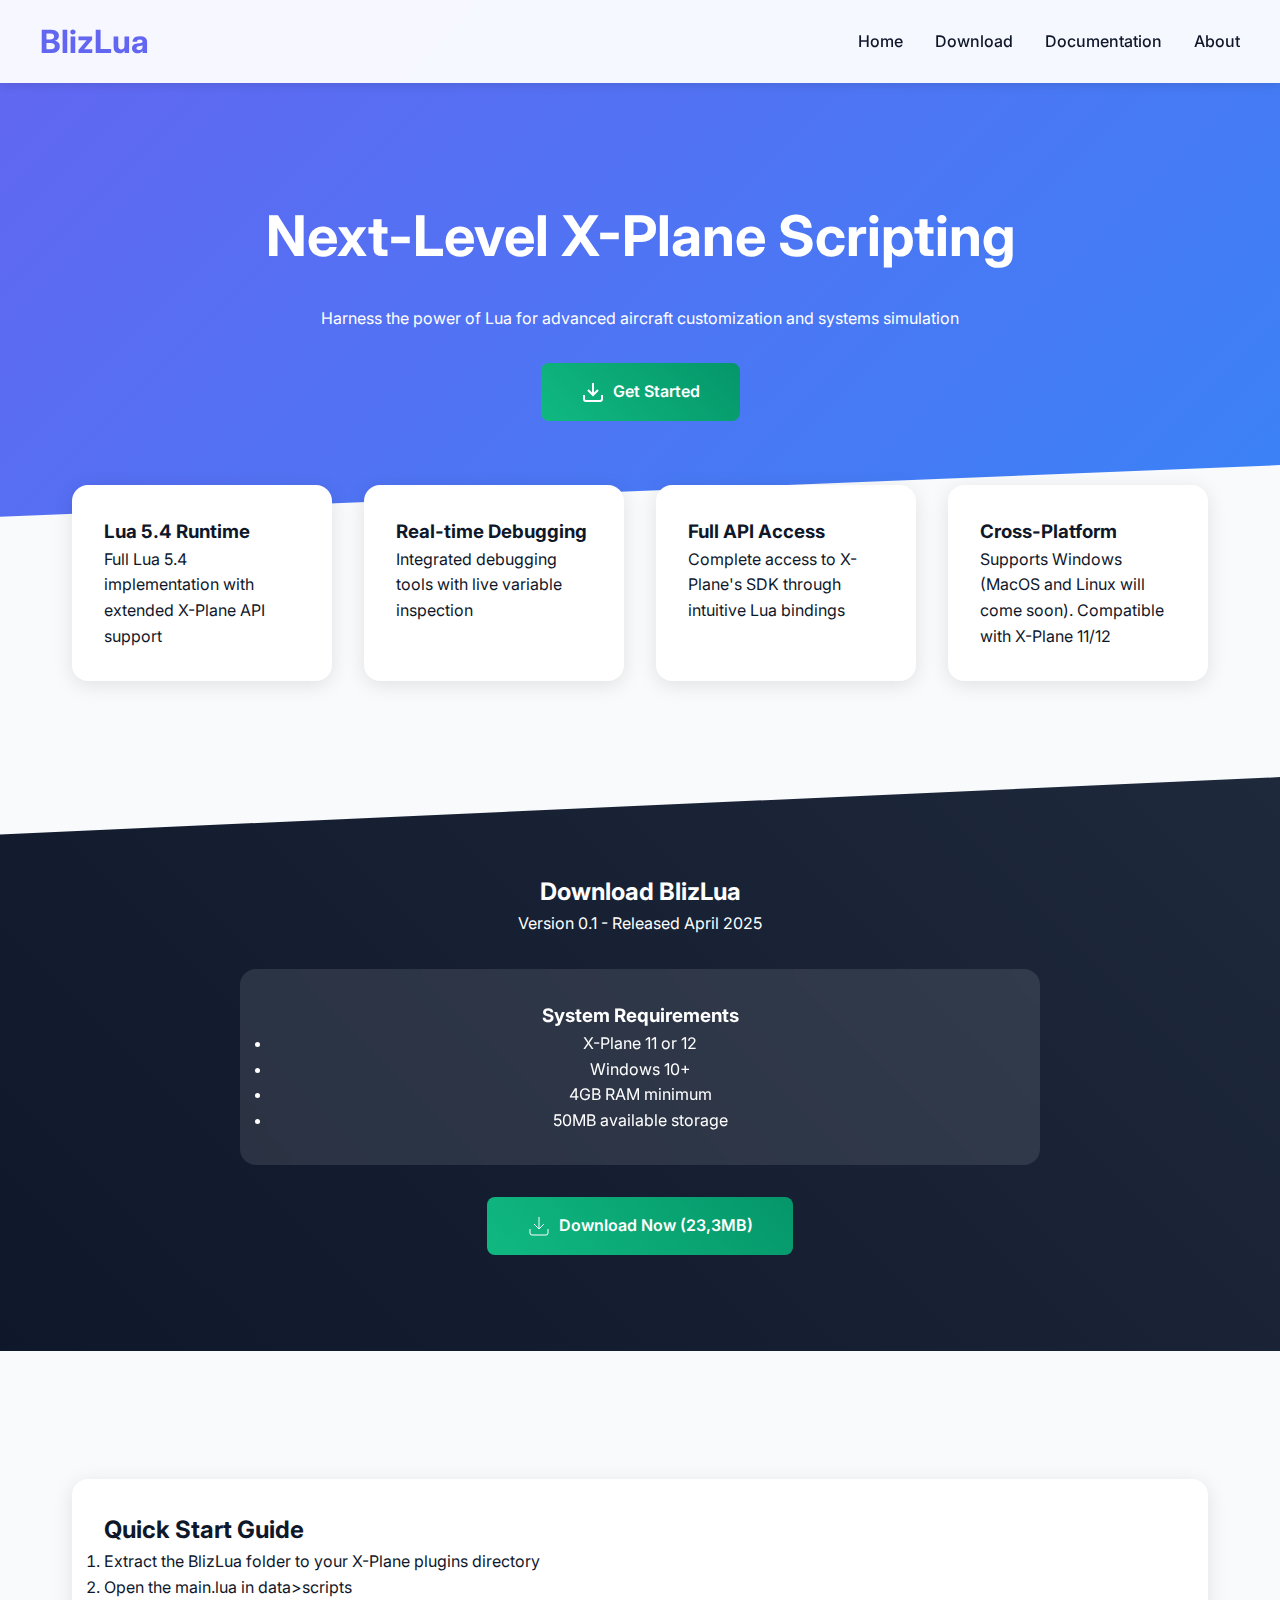
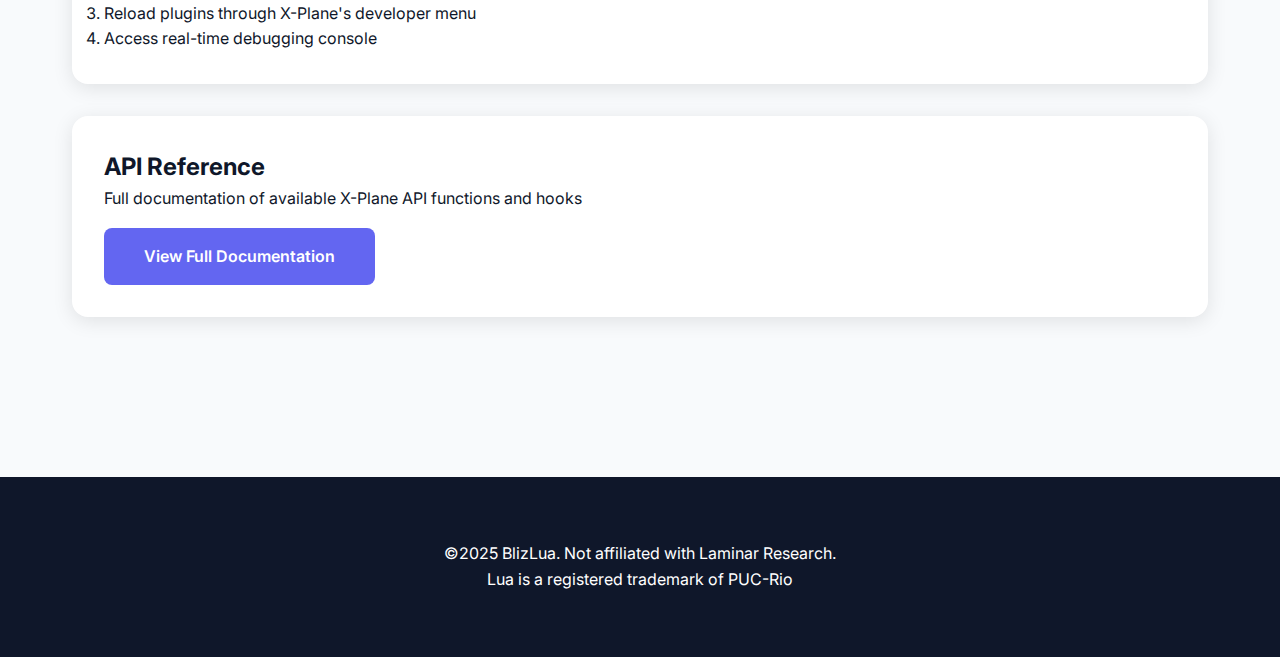
<file: index.html>
<!DOCTYPE html>
<html lang="en">
<head>
    <meta charset="UTF-8">
    <meta name="viewport" content="width=device-width, initial-scale=1.0">
    <title>BlizLua - Advanced X-Plane Scripting</title>
    <style>
        :root {
            --primary: #6366f1;
            --secondary: #3b82f6;
            --accent: #10b981;
            --dark: #0f172a;
            --light: #f8fafc;
        }

        * {
            margin: 0;
            padding: 0;
            box-sizing: border-box;
            font-family: 'Inter', system-ui, sans-serif;
        }

        body {
            background-color: var(--light);
            color: var(--dark);
            line-height: 1.6;
        }

        header {
            background: rgba(255, 255, 255, 0.95);
            backdrop-filter: blur(10px);
            padding: 1rem;
            position: fixed;
            width: 100%;
            top: 0;
            z-index: 1000;
            box-shadow: 0 2px 10px rgba(0,0,0,0.1);
            transition: all 0.3s ease;
        }

        nav {
            max-width: 1200px;
            margin: 0 auto;
            display: flex;
            justify-content: space-between;
            align-items: center;
        }

        .nav-links {
            display: flex;
            gap: 2rem;
        }

        .nav-links a {
            color: var(--dark);
            text-decoration: none;
            font-weight: 500;
            transition: color 0.3s ease;
        }

        .nav-links a:hover {
            color: var(--primary);
        }

        .hero {
            background: linear-gradient(135deg, var(--primary), var(--secondary));
            color: white;
            padding: 12rem 2rem 6rem;
            text-align: center;
            clip-path: polygon(0 0, 100% 0, 100% 90%, 0 100%);
        }

        .hero h1 {
            font-size: 3.5rem;
            margin-bottom: 1.5rem;
            animation: slideUp 1s ease;
        }

        .features {
            max-width: 1200px;
            margin: -4rem auto 4rem;
            padding: 2rem;
            display: grid;
            grid-template-columns: repeat(auto-fit, minmax(250px, 1fr));
            gap: 2rem;
        }

        .feature-card {
            background: white;
            padding: 2rem;
            border-radius: 1rem;
            box-shadow: 0 4px 20px rgba(0,0,0,0.1);
            transition: all 0.3s cubic-bezier(0.4, 0, 0.2, 1);
            opacity: 0;
            transform: translateY(20px);
        }

        .feature-card.visible {
            opacity: 1;
            transform: translateY(0);
        }

        .feature-card:hover {
            transform: translateY(-5px);
            box-shadow: 0 8px 25px rgba(0,0,0,0.15);
        }

        .download-section {
            background: linear-gradient(45deg, var(--dark), #1e293b);
            color: white;
            padding: 6rem 2rem;
            text-align: center;
            clip-path: polygon(0 10%, 100% 0, 100% 100%, 0 100%);
        }

        .download-btn {
            background: linear-gradient(45deg, var(--accent), #059669);
            color: white;
            padding: 1rem 2.5rem;
            border-radius: 0.5rem;
            text-decoration: none;
            display: inline-flex;
            align-items: center;
            gap: 0.5rem;
            font-weight: 600;
            transition: transform 0.3s ease;
        }

        .download-btn:hover {
            transform: scale(1.05);
        }

        .requirements {
            background: rgba(255, 255, 255, 0.1);
            padding: 2rem;
            margin: 2rem auto;
            max-width: 800px;
            border-radius: 1rem;
            backdrop-filter: blur(10px);
        }

        footer {
            background-color: var(--dark);
            color: white;
            text-align: center;
            padding: 4rem 2rem;
            margin-top: 6rem;
        }

        .docs-section {
            max-width: 1200px;
            margin: 4rem auto;
            padding: 2rem;
        }

        .quickstart-guide {
            background: white;
            padding: 2rem;
            border-radius: 1rem;
            box-shadow: 0 4px 20px rgba(0,0,0,0.1);
            margin: 2rem 0;
        }

        @keyframes slideUp {
            from {
                opacity: 0;
                transform: translateY(30px);
            }
            to {
                opacity: 1;
                transform: translateY(0);
            }
        }

        @media (max-width: 768px) {
            .hero {
                padding: 8rem 1rem 4rem;
            }
            
            .hero h1 {
                font-size: 2.5rem;
            }
            
            .features {
                grid-template-columns: 1fr;
            }
        }
    </style>
    <link href="https://fonts.googleapis.com/css2?family=Inter:wght@400;500;600;700&display=swap" rel="stylesheet">
</head>
<body>
    <header>
        <nav>
            <h1 style="color: var(--primary);">BlizLua</h1>
            <div class="nav-links">
                <a href="#home">Home</a>
                <a href="#download">Download</a>
                <a href="#docs">Documentation</a>
                <a href="#about">About</a>
            </div>
        </nav>
    </header>

    <section class="hero" id="home">
        <h1>Next-Level X-Plane Scripting</h1>
        <p>Harness the power of Lua for advanced aircraft customization and systems simulation</p>
        <a href="#download" class="download-btn" style="margin-top: 2rem;">
            <svg width="24" height="24" viewBox="0 0 24 24" fill="none" stroke="currentColor" stroke-width="2">
                <path d="M21 15v4a2 2 0 0 1-2 2H5a2 2 0 0 1-2-2v-4"></path>
                <polyline points="7 10 12 15 17 10"></polyline>
                <line x1="12" y1="15" x2="12" y2="3"></line>
            </svg>
            Get Started
        </a>
    </section>

    <section class="features">
        <div class="feature-card">
            <h3>Lua 5.4 Runtime</h3>
            <p>Full Lua 5.4 implementation with extended X-Plane API support</p>
        </div>
        <div class="feature-card">
            <h3>Real-time Debugging</h3>
            <p>Integrated debugging tools with live variable inspection</p>
        </div>
        <div class="feature-card">
            <h3>Full API Access</h3>
            <p>Complete access to X-Plane's SDK through intuitive Lua bindings</p>
        </div>
        <div class="feature-card">
            <h3>Cross-Platform</h3>
            <p>Supports Windows (MacOS and Linux will come soon). Compatible with X-Plane 11/12</p>
        </div>
    </section>

    <section class="download-section" id="download">
        <h2>Download BlizLua</h2>
        <p>Version 0.1 - Released April 2025</p>
        
        <div class="requirements">
            <h3>System Requirements</h3>
            <ul>
                <li>X-Plane 11 or 12</li>
                <li>Windows 10+</li>
                <li>4GB RAM minimum</li>
                <li>50MB available storage</li>
            </ul>
        </div>

        <a href="/download/blizlua_v12.1.zip" class="download-btn">
            <svg width="24" height="24" viewBox="0 0 24 24" fill="none" stroke="currentColor">
                <path d="M21 15v4a2 2 0 0 1-2 2H5a2 2 0 0 1-2-2v-4"/>
                <path d="M7 10l5 5 5-5M12 15V3"/>
            </svg>
            Download Now (23,3MB)
        </a>
    </section>

    <section class="docs-section" id="docs">
        <div class="quickstart-guide">
            <h2>Quick Start Guide</h2>
            <ol>
                <li>Extract the BlizLua folder to your X-Plane plugins directory</li>
                <li>Open the main.lua in data>scripts</li>
                <li>Reload plugins through X-Plane's developer menu</li>
                <li>Access real-time debugging console</li>
            </ol>
        </div>

        <div class="quickstart-guide" style="margin-top: 2rem;">
            <h2>API Reference</h2>
            <p>Full documentation of available X-Plane API functions and hooks</p>
            <a href="BlizLua/doc.html" class="download-btn" style="background: var(--primary); margin-top: 1rem;">
                View Full Documentation
            </a>
        </div>
    </section>

    <footer>
        <p>©2025 BlizLua. Not affiliated with Laminar Research.</p>
        <p>Lua is a registered trademark of PUC-Rio</p>
    </footer>

    <script>
        // Enhanced smooth scrolling with offset
        document.querySelectorAll('a[href^="#"]').forEach(anchor => {
            anchor.addEventListener('click', function (e) {
                e.preventDefault();
                const target = document.querySelector(this.getAttribute('href'));
                const offset = 80;
                
                window.scrollTo({
                    top: target.offsetTop - offset,
                    behavior: 'smooth'
                });
            });
        });

        // Feature card animation on scroll
        const observer = new IntersectionObserver((entries) => {
            entries.forEach(entry => {
                if (entry.isIntersecting) {
                    entry.target.classList.add('visible');
                }
            });
        }, { threshold: 0.1 });

        document.querySelectorAll('.feature-card').forEach(card => {
            observer.observe(card);
        });

        // Header scroll effect
        window.addEventListener('scroll', () => {
            const header = document.querySelector('header');
            if (window.scrollY > 100) {
                header.style.background = 'rgba(255, 255, 255, 0.98)';
                header.style.boxShadow = '0 4px 20px rgba(0,0,0,0.1)';
            } else {
                header.style.background = 'rgba(255, 255, 255, 0.95)';
                header.style.boxShadow = '0 2px 10px rgba(0,0,0,0.1)';
            }
        });
    </script>
</body>
</html>
</file>
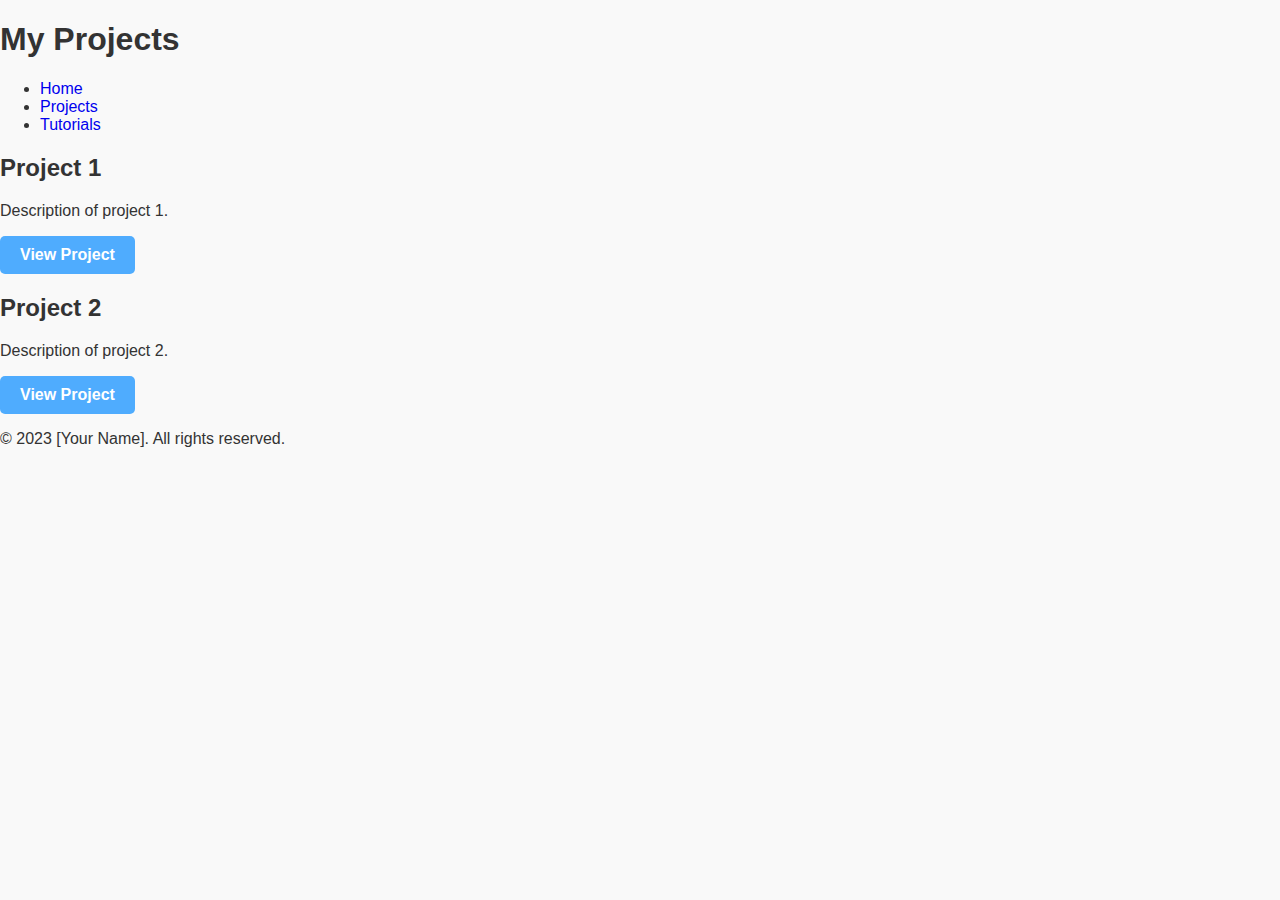
<file: projects.html>
<!DOCTYPE html>
<html lang="en">
<head>
    <meta charset="UTF-8">
    <meta name="viewport" content="width=device-width, initial-scale=1.0">
    <title>My Projects</title>
    <link rel="stylesheet" href="styles.css">
</head>
<body>
    <header>
        <h1>My Projects</h1>
        <nav>
            <ul>
                <li><a href="index.html">Home</a></li>
                <li><a href="projects.html">Projects</a></li>
                <li><a href="tutorials.html">Tutorials</a></li>
            </ul>
        </nav>
    </header>
    <main>
        <section>
            <h2>Project 1</h2>
            <p>Description of project 1.</p>
            <a href="#" class="button">View Project</a>
        </section>
        <section>
            <h2>Project 2</h2>
            <p>Description of project 2.</p>
            <a href="#" class="button">View Project</a>
        </section>
        <!-- Add more projects as needed -->
    </main>
    <footer>
        <p>&copy; 2023 [Your Name]. All rights reserved.</p>
    </footer>
    <script src="script.js"></script>
</body>
</html>
</file>
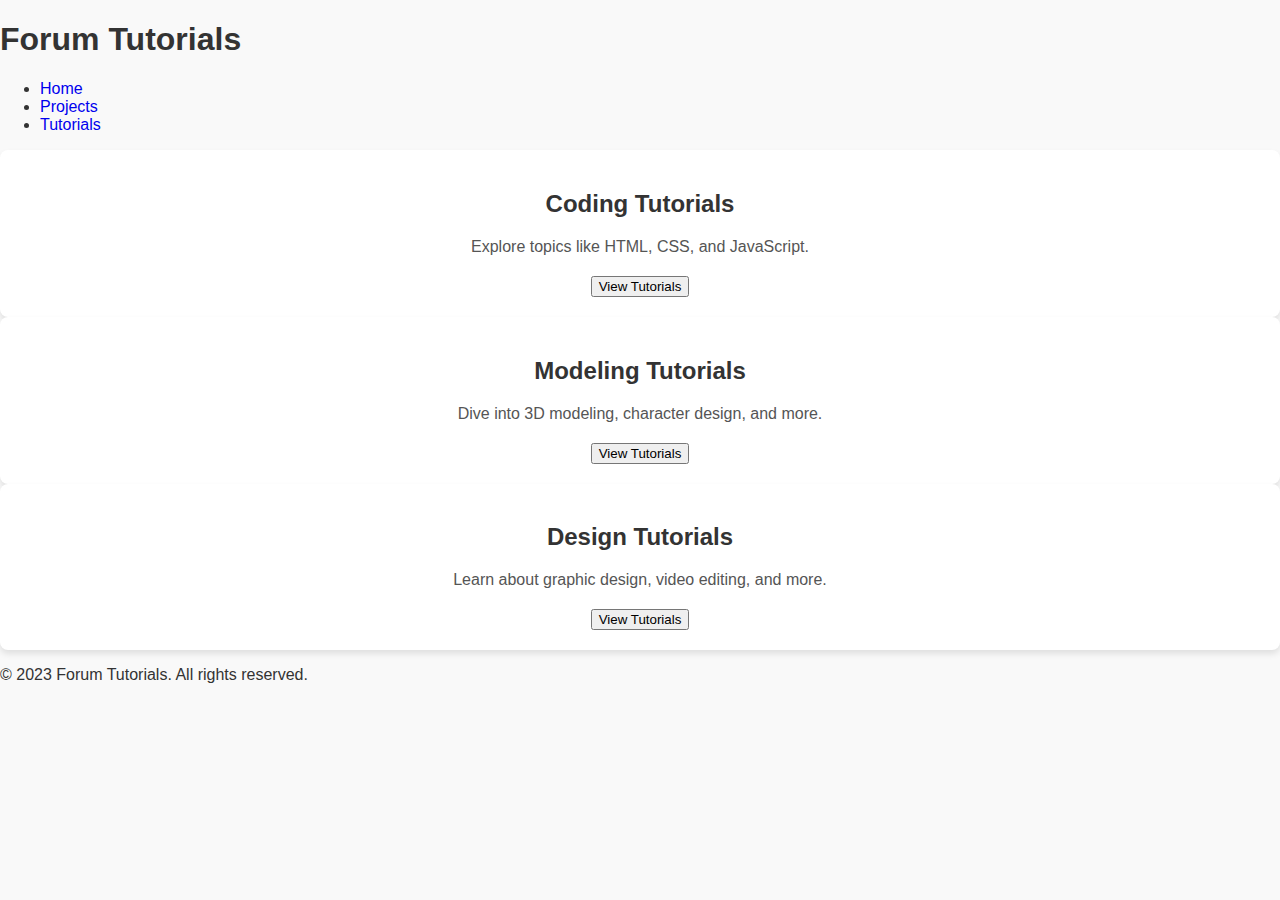
<file: tutorials.html>
<!DOCTYPE html>
<html lang="en">
<head>
    <meta charset="UTF-8">
    <meta name="viewport" content="width=device-width, initial-scale=1.0">
    <title>Forum Tutorials</title>
    <link rel="stylesheet" href="styles.css">
</head>
<body>
    <header>
        <h1>Forum Tutorials</h1>
        <nav>
            <ul>
                <li><a href="index.html">Home</a></li>
                <li><a href="projects.html">Projects</a></li>
                <li><a href="tutorials.html">Tutorials</a></li>
            </ul>
        </nav>
    </header>
    <main>
        <!-- Step 1: Categories -->
        <section id="categories">
            <div class="forum-category">
                <h2>Coding Tutorials</h2>
                <p>Explore topics like HTML, CSS, and JavaScript.</p>
                <button class="category-button" onclick="showTutorials('coding')">View Tutorials</button>
            </div>
            <div class="forum-category">
                <h2>Modeling Tutorials</h2>
                <p>Dive into 3D modeling, character design, and more.</p>
                <button class="category-button" onclick="showTutorials('modeling')">View Tutorials</button>
            </div>
            <div class="forum-category">
                <h2>Design Tutorials</h2>
                <p>Learn about graphic design, video editing, and more.</p>
                <button class="category-button" onclick="showTutorials('design')">View Tutorials</button>
            </div>
        </section>

        <!-- Step 2: Tutorials -->
        <section id="tutorials" class="hidden">
            <div class="forum-category">
                <h2 id="tutorial-category-title"></h2>
                <button class="category-button" onclick="goBack()">Back to Categories</button>
                <div id="tutorial-list"></div>
            </div>
        </section>
    </main>
    <footer>
        <p>&copy; 2023 Forum Tutorials. All rights reserved.</p>
    </footer>
    <script src="script.js"></script>
</body>
</html>
</file>
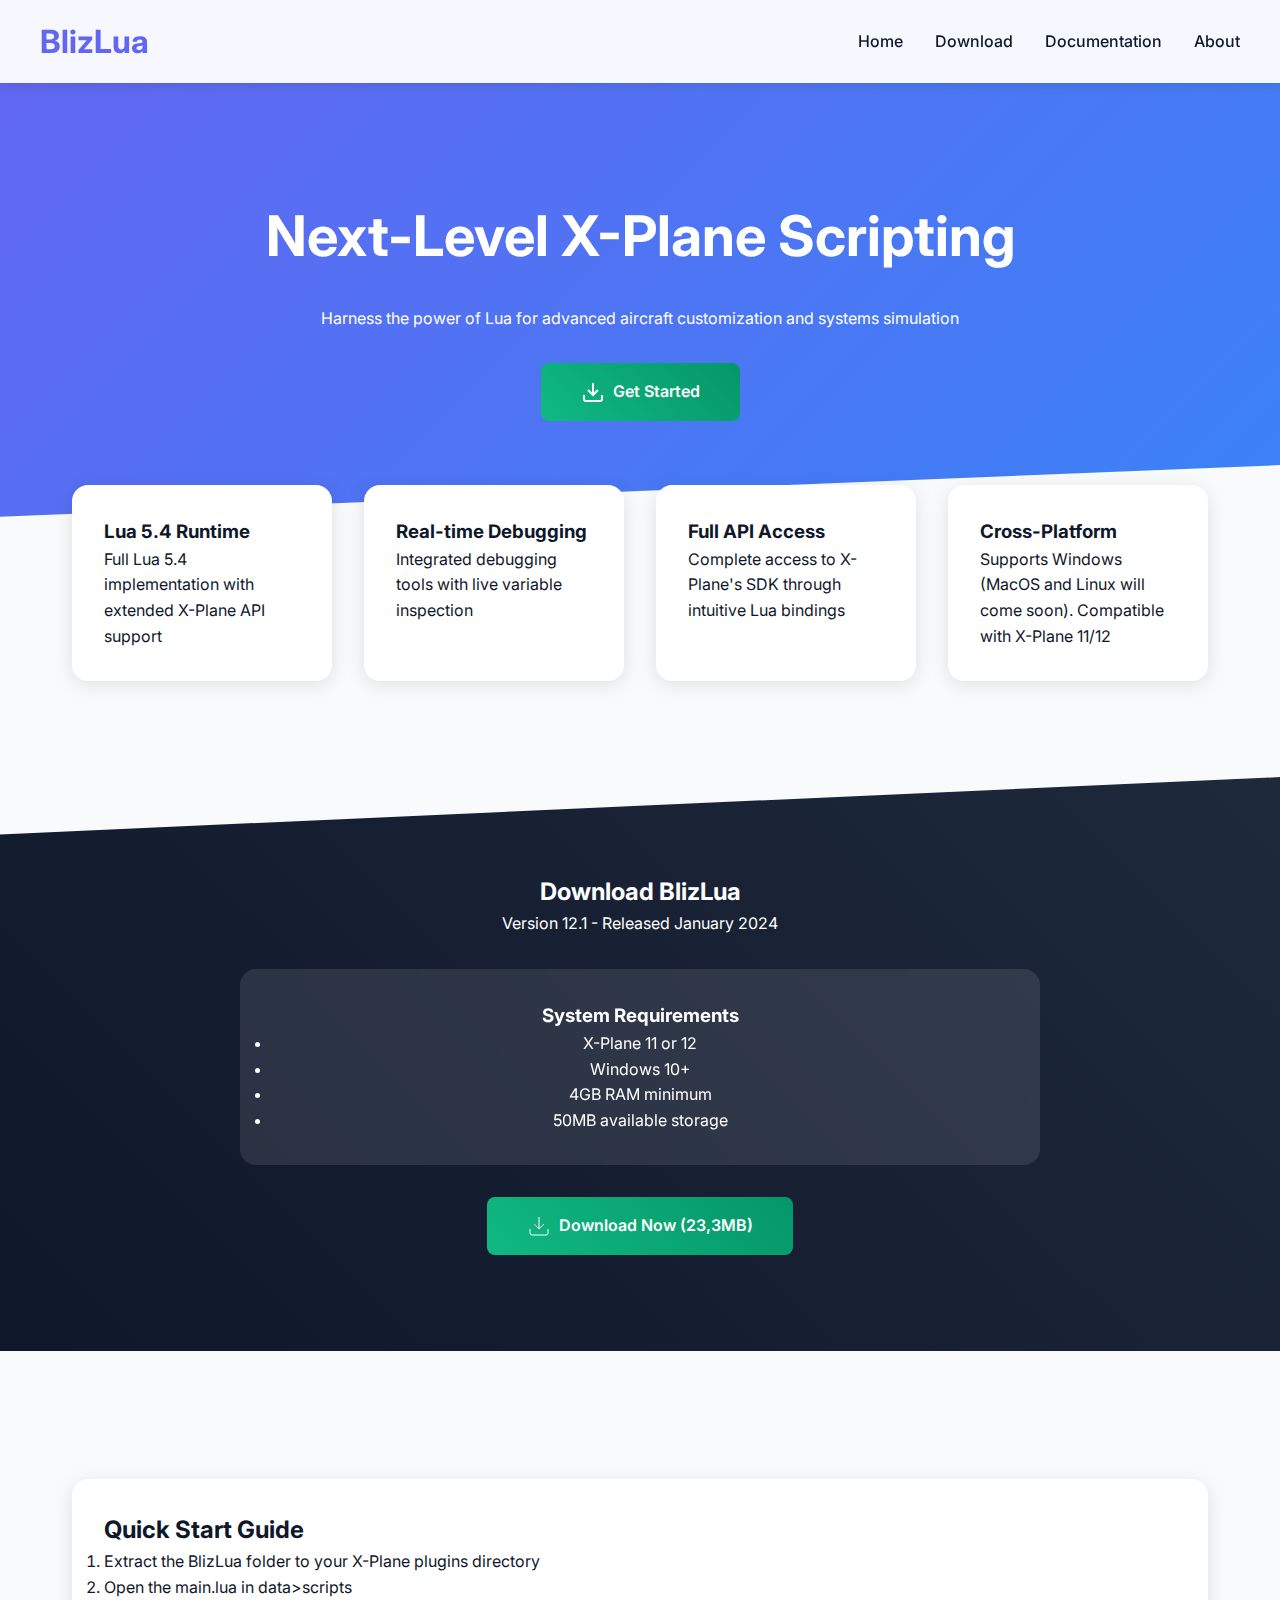
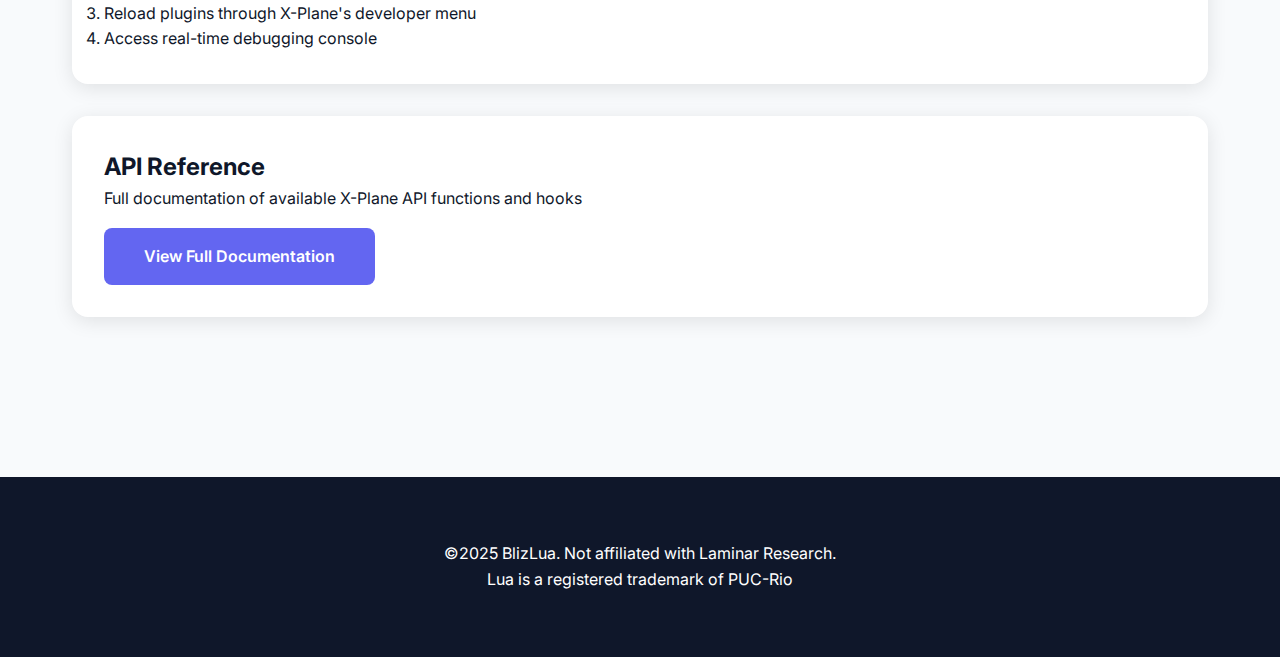
<file: BlizLua/main.html>
<!DOCTYPE html>
<html lang="en">
<head>
    <meta charset="UTF-8">
    <meta name="viewport" content="width=device-width, initial-scale=1.0">
    <title>BlizLua - Advanced X-Plane Scripting</title>
    <style>
        :root {
            --primary: #6366f1;
            --secondary: #3b82f6;
            --accent: #10b981;
            --dark: #0f172a;
            --light: #f8fafc;
        }

        * {
            margin: 0;
            padding: 0;
            box-sizing: border-box;
            font-family: 'Inter', system-ui, sans-serif;
        }

        body {
            background-color: var(--light);
            color: var(--dark);
            line-height: 1.6;
        }

        header {
            background: rgba(255, 255, 255, 0.95);
            backdrop-filter: blur(10px);
            padding: 1rem;
            position: fixed;
            width: 100%;
            top: 0;
            z-index: 1000;
            box-shadow: 0 2px 10px rgba(0,0,0,0.1);
            transition: all 0.3s ease;
        }

        nav {
            max-width: 1200px;
            margin: 0 auto;
            display: flex;
            justify-content: space-between;
            align-items: center;
        }

        .nav-links {
            display: flex;
            gap: 2rem;
        }

        .nav-links a {
            color: var(--dark);
            text-decoration: none;
            font-weight: 500;
            transition: color 0.3s ease;
        }

        .nav-links a:hover {
            color: var(--primary);
        }

        .hero {
            background: linear-gradient(135deg, var(--primary), var(--secondary));
            color: white;
            padding: 12rem 2rem 6rem;
            text-align: center;
            clip-path: polygon(0 0, 100% 0, 100% 90%, 0 100%);
        }

        .hero h1 {
            font-size: 3.5rem;
            margin-bottom: 1.5rem;
            animation: slideUp 1s ease;
        }

        .features {
            max-width: 1200px;
            margin: -4rem auto 4rem;
            padding: 2rem;
            display: grid;
            grid-template-columns: repeat(auto-fit, minmax(250px, 1fr));
            gap: 2rem;
        }

        .feature-card {
            background: white;
            padding: 2rem;
            border-radius: 1rem;
            box-shadow: 0 4px 20px rgba(0,0,0,0.1);
            transition: all 0.3s cubic-bezier(0.4, 0, 0.2, 1);
            opacity: 0;
            transform: translateY(20px);
        }

        .feature-card.visible {
            opacity: 1;
            transform: translateY(0);
        }

        .feature-card:hover {
            transform: translateY(-5px);
            box-shadow: 0 8px 25px rgba(0,0,0,0.15);
        }

        .download-section {
            background: linear-gradient(45deg, var(--dark), #1e293b);
            color: white;
            padding: 6rem 2rem;
            text-align: center;
            clip-path: polygon(0 10%, 100% 0, 100% 100%, 0 100%);
        }

        .download-btn {
            background: linear-gradient(45deg, var(--accent), #059669);
            color: white;
            padding: 1rem 2.5rem;
            border-radius: 0.5rem;
            text-decoration: none;
            display: inline-flex;
            align-items: center;
            gap: 0.5rem;
            font-weight: 600;
            transition: transform 0.3s ease;
        }

        .download-btn:hover {
            transform: scale(1.05);
        }

        .requirements {
            background: rgba(255, 255, 255, 0.1);
            padding: 2rem;
            margin: 2rem auto;
            max-width: 800px;
            border-radius: 1rem;
            backdrop-filter: blur(10px);
        }

        footer {
            background-color: var(--dark);
            color: white;
            text-align: center;
            padding: 4rem 2rem;
            margin-top: 6rem;
        }

        .docs-section {
            max-width: 1200px;
            margin: 4rem auto;
            padding: 2rem;
        }

        .quickstart-guide {
            background: white;
            padding: 2rem;
            border-radius: 1rem;
            box-shadow: 0 4px 20px rgba(0,0,0,0.1);
            margin: 2rem 0;
        }

        @keyframes slideUp {
            from {
                opacity: 0;
                transform: translateY(30px);
            }
            to {
                opacity: 1;
                transform: translateY(0);
            }
        }

        @media (max-width: 768px) {
            .hero {
                padding: 8rem 1rem 4rem;
            }
            
            .hero h1 {
                font-size: 2.5rem;
            }
            
            .features {
                grid-template-columns: 1fr;
            }
        }
    </style>
    <link href="https://fonts.googleapis.com/css2?family=Inter:wght@400;500;600;700&display=swap" rel="stylesheet">
</head>
<body>
    <header>
        <nav>
            <h1 style="color: var(--primary);">BlizLua</h1>
            <div class="nav-links">
                <a href="#home">Home</a>
                <a href="#download">Download</a>
                <a href="#docs">Documentation</a>
                <a href="#about">About</a>
            </div>
        </nav>
    </header>

    <section class="hero" id="home">
        <h1>Next-Level X-Plane Scripting</h1>
        <p>Harness the power of Lua for advanced aircraft customization and systems simulation</p>
        <a href="#download" class="download-btn" style="margin-top: 2rem;">
            <svg width="24" height="24" viewBox="0 0 24 24" fill="none" stroke="currentColor" stroke-width="2">
                <path d="M21 15v4a2 2 0 0 1-2 2H5a2 2 0 0 1-2-2v-4"></path>
                <polyline points="7 10 12 15 17 10"></polyline>
                <line x1="12" y1="15" x2="12" y2="3"></line>
            </svg>
            Get Started
        </a>
    </section>

    <section class="features">
        <div class="feature-card">
            <h3>Lua 5.4 Runtime</h3>
            <p>Full Lua 5.4 implementation with extended X-Plane API support</p>
        </div>
        <div class="feature-card">
            <h3>Real-time Debugging</h3>
            <p>Integrated debugging tools with live variable inspection</p>
        </div>
        <div class="feature-card">
            <h3>Full API Access</h3>
            <p>Complete access to X-Plane's SDK through intuitive Lua bindings</p>
        </div>
        <div class="feature-card">
            <h3>Cross-Platform</h3>
            <p>Supports Windows (MacOS and Linux will come soon). Compatible with X-Plane 11/12</p>
        </div>
    </section>

    <section class="download-section" id="download">
        <h2>Download BlizLua</h2>
        <p>Version 12.1 - Released January 2024</p>
        
        <div class="requirements">
            <h3>System Requirements</h3>
            <ul>
                <li>X-Plane 11 or 12</li>
                <li>Windows 10+</li>
                <li>4GB RAM minimum</li>
                <li>50MB available storage</li>
            </ul>
        </div>

        <a href="/download/blizlua_v12.1.zip" class="download-btn">
            <svg width="24" height="24" viewBox="0 0 24 24" fill="none" stroke="currentColor">
                <path d="M21 15v4a2 2 0 0 1-2 2H5a2 2 0 0 1-2-2v-4"/>
                <path d="M7 10l5 5 5-5M12 15V3"/>
            </svg>
            Download Now (23,3MB)
        </a>
    </section>

    <section class="docs-section" id="docs">
        <div class="quickstart-guide">
            <h2>Quick Start Guide</h2>
            <ol>
                <li>Extract the BlizLua folder to your X-Plane plugins directory</li>
                <li>Open the main.lua in data>scripts</li>
                <li>Reload plugins through X-Plane's developer menu</li>
                <li>Access real-time debugging console</li>
            </ol>
        </div>

        <div class="quickstart-guide" style="margin-top: 2rem;">
            <h2>API Reference</h2>
            <p>Full documentation of available X-Plane API functions and hooks</p>
            <a href="/docs" class="download-btn" style="background: var(--primary); margin-top: 1rem;">
                View Full Documentation
            </a>
        </div>
    </section>

    <footer>
        <p>©2025 BlizLua. Not affiliated with Laminar Research.</p>
        <p>Lua is a registered trademark of PUC-Rio</p>
    </footer>

    <script>
        // Enhanced smooth scrolling with offset
        document.querySelectorAll('a[href^="#"]').forEach(anchor => {
            anchor.addEventListener('click', function (e) {
                e.preventDefault();
                const target = document.querySelector(this.getAttribute('href'));
                const offset = 80;
                
                window.scrollTo({
                    top: target.offsetTop - offset,
                    behavior: 'smooth'
                });
            });
        });

        // Feature card animation on scroll
        const observer = new IntersectionObserver((entries) => {
            entries.forEach(entry => {
                if (entry.isIntersecting) {
                    entry.target.classList.add('visible');
                }
            });
        }, { threshold: 0.1 });

        document.querySelectorAll('.feature-card').forEach(card => {
            observer.observe(card);
        });

        // Header scroll effect
        window.addEventListener('scroll', () => {
            const header = document.querySelector('header');
            if (window.scrollY > 100) {
                header.style.background = 'rgba(255, 255, 255, 0.98)';
                header.style.boxShadow = '0 4px 20px rgba(0,0,0,0.1)';
            } else {
                header.style.background = 'rgba(255, 255, 255, 0.95)';
                header.style.boxShadow = '0 2px 10px rgba(0,0,0,0.1)';
            }
        });
    </script>
</body>
</html>
</file>
<file: styles.css>
/* Common Styles */
body {
    font-family: 'Roboto', sans-serif;
    margin: 0;
    padding: 0;
    background-color: #f9f9f9;
    color: #333;
}

h1, h2 {
    font-weight: 700;
}

a {
    text-decoration: none;
}

/* Header */
.header {
    background: linear-gradient(135deg, #4facfe, #00f2fe);
    color: white;
    padding: 20px 0;
    text-align: center;
    box-shadow: 0 4px 6px rgba(0, 0, 0, 0.1);
}

.nav-links {
    list-style: none;
    display: flex;
    justify-content: center;
    gap: 20px;
    margin-top: 10px;
}

.nav-link {
    color: white;
    font-weight: bold;
    transition: color 0.3s ease;
}

.nav-link:hover {
    color: #ffdd57;
}

/* About Section */
.about {
    text-align: center;
    padding: 50px 20px;
    animation: fadeInUp 1s ease-out;
}

.about h2 {
    margin-bottom: 20px;
}

.about p {
    font-size: 1.2rem;
    color: #555;
}

/* Projects Section */
.projects {
    background-color: #fff;
    padding: 50px 20px;
    animation: fadeInUp 1s ease-out;
}

.projects h2 {
    text-align: center;
    margin-bottom: 40px;
    font-size: 2rem;
}

.project-grid {
    display: grid;
    grid-template-columns: repeat(auto-fit, minmax(250px, 1fr));
    gap: 20px;
    padding: 0 20px;
}

.project-card {
    background: #fff;
    padding: 20px;
    border-radius: 8px;
    box-shadow: 0 4px 6px rgba(0, 0, 0, 0.1);
    text-align: center;
    transition: transform 0.3s, box-shadow 0.3s ease;
}

.project-card:hover {
    transform: translateY(-10px);
    box-shadow: 0 10px 15px rgba(0, 0, 0, 0.2);
}

.project-card h3 {
    font-size: 1.5rem;
    margin-bottom: 10px;
}

.project-card p {
    font-size: 1rem;
    color: #555;
    margin-bottom: 20px;
}

.intro-section, .tutorial-section {
    padding: 20px;
    max-width: 800px;
    margin: 0 auto;
}

.code-example, .image-example {
    margin: 20px 0;
}

@media (max-width: 768px) {
    nav ul {
        flex-direction: column;
        gap: 10px;
    }
}

/* Code Highlighting Section */
.code-example pre {
    background: #1e1e1e;
    color: white;
    padding: 1rem;
    border-radius: 6px;
    font-size: 1rem;
    overflow-x: auto;
    box-shadow: 0 4px 6px rgba(0, 0, 0, 0.1);
}

.code-example {
    margin: 20px auto;
    max-width: 800px;
}

.image-example img {
    max-width: 100%;
    border-radius: 8px;
    box-shadow: 0 4px 6px rgba(0, 0, 0, 0.1);
}

.image-example {
    text-align: center;
    margin: 20px 0;
}

/* Main Section */
.main {
    padding: 40px 20px;
}

.forum-section h2 {
    text-align: center;
    margin-bottom: 30px;
    font-size: 2rem;
}

.forum-categories-grid, .forum-posts-grid {
    display: grid;
    grid-template-columns: repeat(auto-fit, minmax(250px, 1fr));
    gap: 20px;
    padding: 0 20px;
}

/* Category Cards */
.forum-category {
    background: #fff;
    border-radius: 8px;
    padding: 20px;
    box-shadow: 0 4px 6px rgba(0, 0, 0, 0.1);
    text-align: center;
    transition: transform 0.3s, box-shadow 0.3s;
}

.forum-category:hover {
    transform: translateY(-5px);
    box-shadow: 0 8px 12px rgba(0, 0, 0, 0.2);
}

.forum-category h3 {
    margin-bottom: 10px;
}

.forum-category p {
    color: #555;
    margin-bottom: 20px;
}

/* Tutorial Posts */
.forum-post {
    background: #fff;
    border-radius: 8px;
    padding: 20px;
    box-shadow: 0 4px 6px rgba(0, 0, 0, 0.1);
    transition: transform 0.3s, box-shadow 0.3s;
}

.forum-post:hover {
    transform: translateY(-5px);
    box-shadow: 0 8px 12px rgba(0, 0, 0, 0.2);
}

.forum-post h3 {
    font-size: 1.25rem;
    margin-bottom: 10px;
}

.forum-post a {
    color: #4facfe;
    text-decoration: none;
    font-weight: bold;
    transition: color 0.3s;
}

.forum-post a:hover {
    color: #00c4ff;
}

/* Buttons */
.button {
    display: inline-block;
    padding: 10px 20px;
    background: #4facfe;
    color: white;
    border-radius: 5px;
    font-weight: bold;
    transition: background-color 0.3s ease, transform 0.3s ease;
}

.button:hover {
    background-color: #00c4ff;
    transform: scale(1.05);
}

/* Footer */
.footer {
    background: #4facfe;
    color: white;
    text-align: center;
    padding: 15px 0;
}

pre[class*="language-"] {
    background: #1e1e1e;
    color: #f8f8f2;
    padding: 1.5rem;
    border-radius: 6px;
    overflow-x: auto;
    font-size: 1rem;
    line-height: 1.5;
    border: 1px solid #333;
}

code[class*="language-"] {
    font-family: 'Courier New', Courier, monospace;
}


/* Animations */
@keyframes fadeInUp {
    from {
        opacity: 0;
        transform: translateY(20px);
    }
    to {
        opacity: 1;
        transform: translateY(0);
    }
}
</file>
